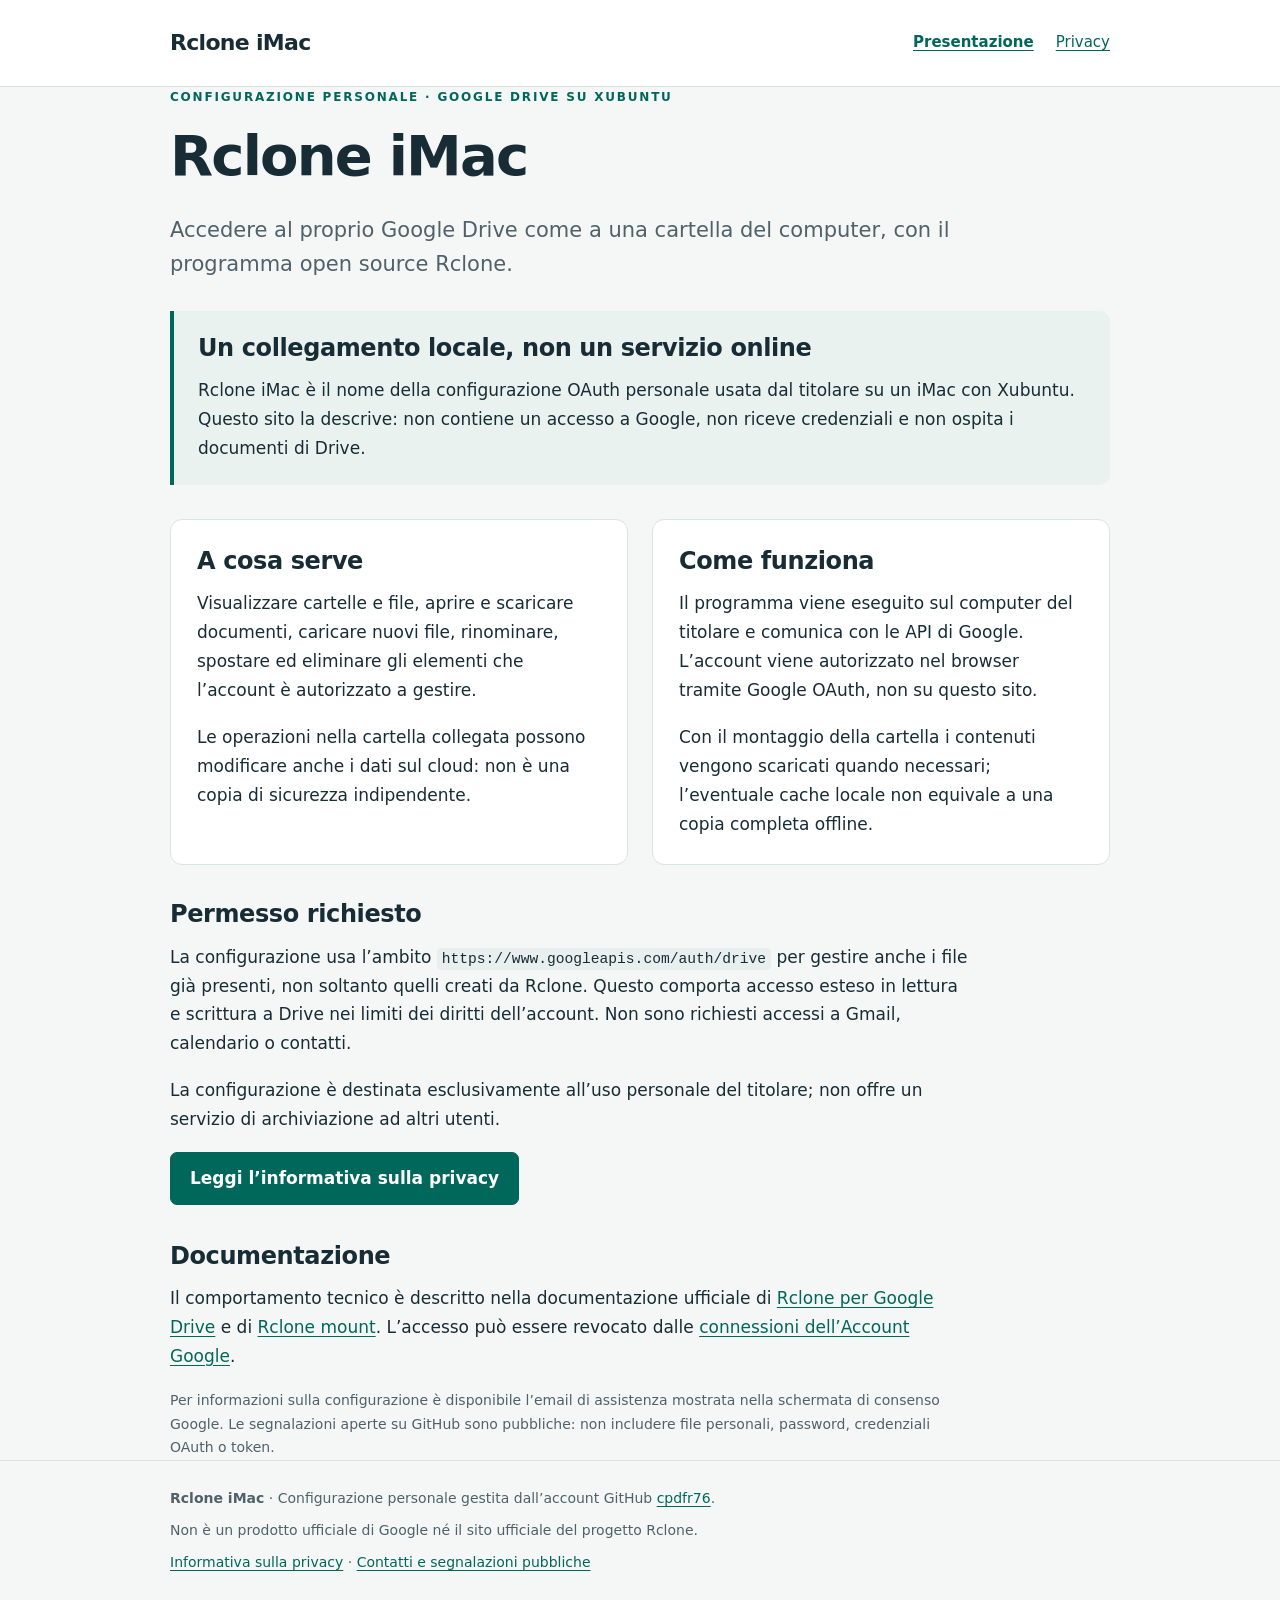
<file: index.html>
<!doctype html>
<html lang="it">
<head>
  <meta charset="utf-8">
  <meta name="viewport" content="width=device-width, initial-scale=1">
  <meta name="description" content="Presentazione della configurazione personale Rclone iMac per accedere a Google Drive dal gestore file di Xubuntu.">
  <meta name="referrer" content="strict-origin-when-cross-origin">
  <meta name="rclone-imac-site-id" content="cpdfr76-rclone-imac-info-v1">
  <title>Rclone iMac — Google Drive su Xubuntu</title>
  <link rel="stylesheet" href="style.css">
</head>
<body>
<a class="skip" href="#contenuto">Vai al contenuto</a>
<header class="site-header"><div class="wrap header-inner">
  <a class="brand" href="./">Rclone iMac</a>
  <nav aria-label="Navigazione principale">
    <a href="./" aria-current="page">Presentazione</a>
    <a href="privacy.html">Privacy</a>
  </nav>
</div></header>
<main id="contenuto" class="wrap">

<p class="eyebrow">Configurazione personale · Google Drive su Xubuntu</p>
<h1>Rclone iMac</h1>
<p class="lead">Accedere al proprio Google Drive come a una cartella del computer,
con il programma open source Rclone.</p>
<div class="callout"><h2>Un collegamento locale, non un servizio online</h2>
<p>Rclone iMac è il nome della configurazione OAuth personale usata dal titolare su un iMac
con Xubuntu. Questo sito la descrive: non contiene un accesso a Google,
non riceve credenziali e non ospita i documenti di Drive.</p></div>
<div class="grid">
<section class="card"><h2>A cosa serve</h2>
<p>Visualizzare cartelle e file, aprire e scaricare documenti, caricare nuovi file,
rinominare, spostare ed eliminare gli elementi che l’account è autorizzato a gestire.</p>
<p>Le operazioni nella cartella collegata possono modificare anche i dati sul cloud:
non è una copia di sicurezza indipendente.</p></section>
<section class="card"><h2>Come funziona</h2>
<p>Il programma viene eseguito sul computer del titolare e comunica con le API di Google.
L’account viene autorizzato nel browser tramite Google OAuth, non su questo sito.</p>
<p>Con il montaggio della cartella i contenuti vengono scaricati quando necessari;
l’eventuale cache locale non equivale a una copia completa offline.</p></section>
</div>
<section class="article"><h2>Permesso richiesto</h2>
<p>La configurazione usa l’ambito <code>https://www.googleapis.com/auth/drive</code>
per gestire anche i file già presenti, non soltanto quelli creati da Rclone.
Questo comporta accesso esteso in lettura e scrittura a Drive nei limiti dei diritti dell’account.
Non sono richiesti accessi a Gmail, calendario o contatti.</p>
<p>La configurazione è destinata esclusivamente all’uso personale del titolare;
non offre un servizio di archiviazione ad altri utenti.</p>
<p><a class="button" href="privacy.html">Leggi l’informativa sulla privacy</a></p></section>
<section class="article" style="margin-top:36px"><h2>Documentazione</h2>
<p>Il comportamento tecnico è descritto nella documentazione ufficiale di
<a href="https://rclone.org/drive/">Rclone per Google Drive</a> e di
<a href="https://rclone.org/commands/rclone_mount/">Rclone mount</a>.
L’accesso può essere revocato dalle
<a href="https://myaccount.google.com/connections">connessioni dell’Account Google</a>.</p>
<p class="small">Per informazioni sulla configurazione è disponibile l’email di assistenza
mostrata nella schermata di consenso Google. Le segnalazioni aperte su GitHub sono pubbliche:
non includere file personali, password, credenziali OAuth o token.</p></section>

</main>
<footer class="site-footer"><div class="wrap">
  <p><strong>Rclone iMac</strong> · Configurazione personale gestita dall’account GitHub
  <a href="https://github.com/cpdfr76">cpdfr76</a>.</p>
  <p>Non è un prodotto ufficiale di Google né il sito ufficiale del progetto Rclone.</p>
  <p><a href="privacy.html">Informativa sulla privacy</a> ·
  <a href="https://github.com/cpdfr76/rclone-imac/issues">Contatti e segnalazioni pubbliche</a></p>
</div></footer>
</body>
</html>
</file>
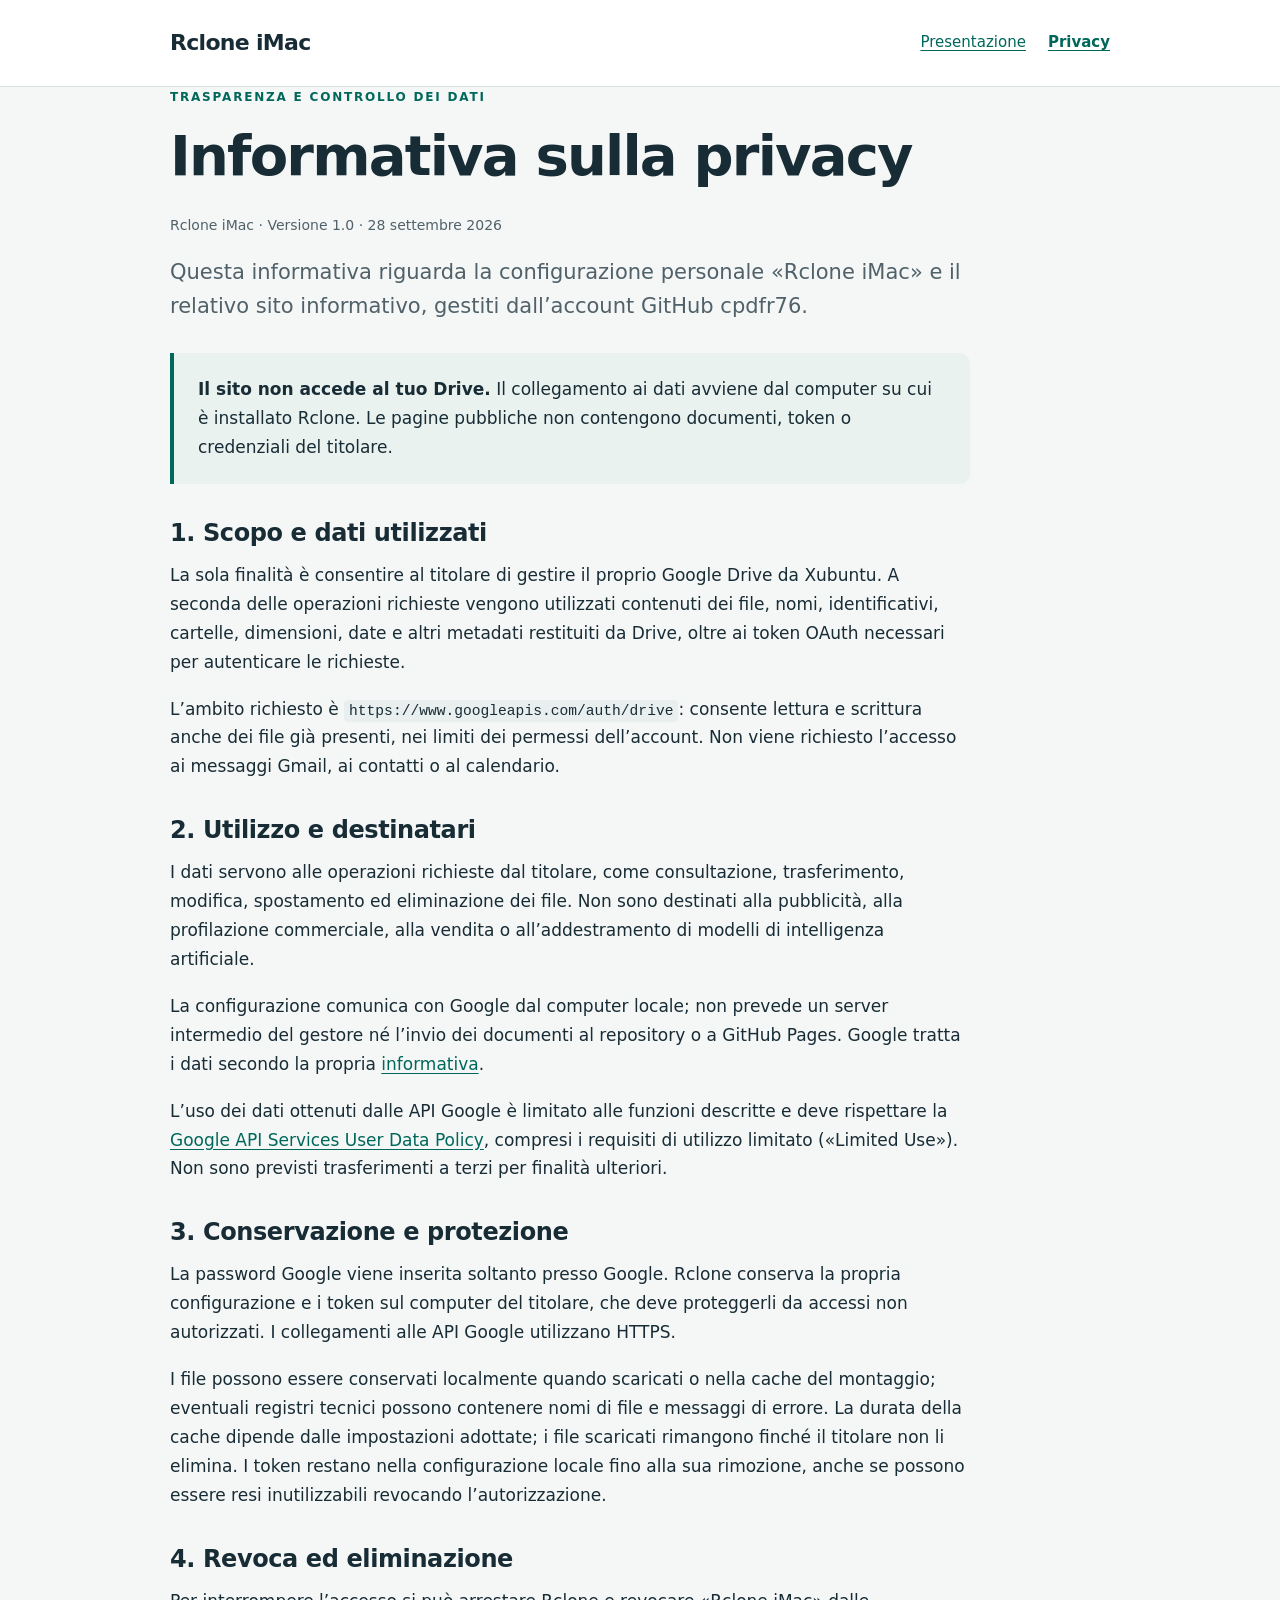
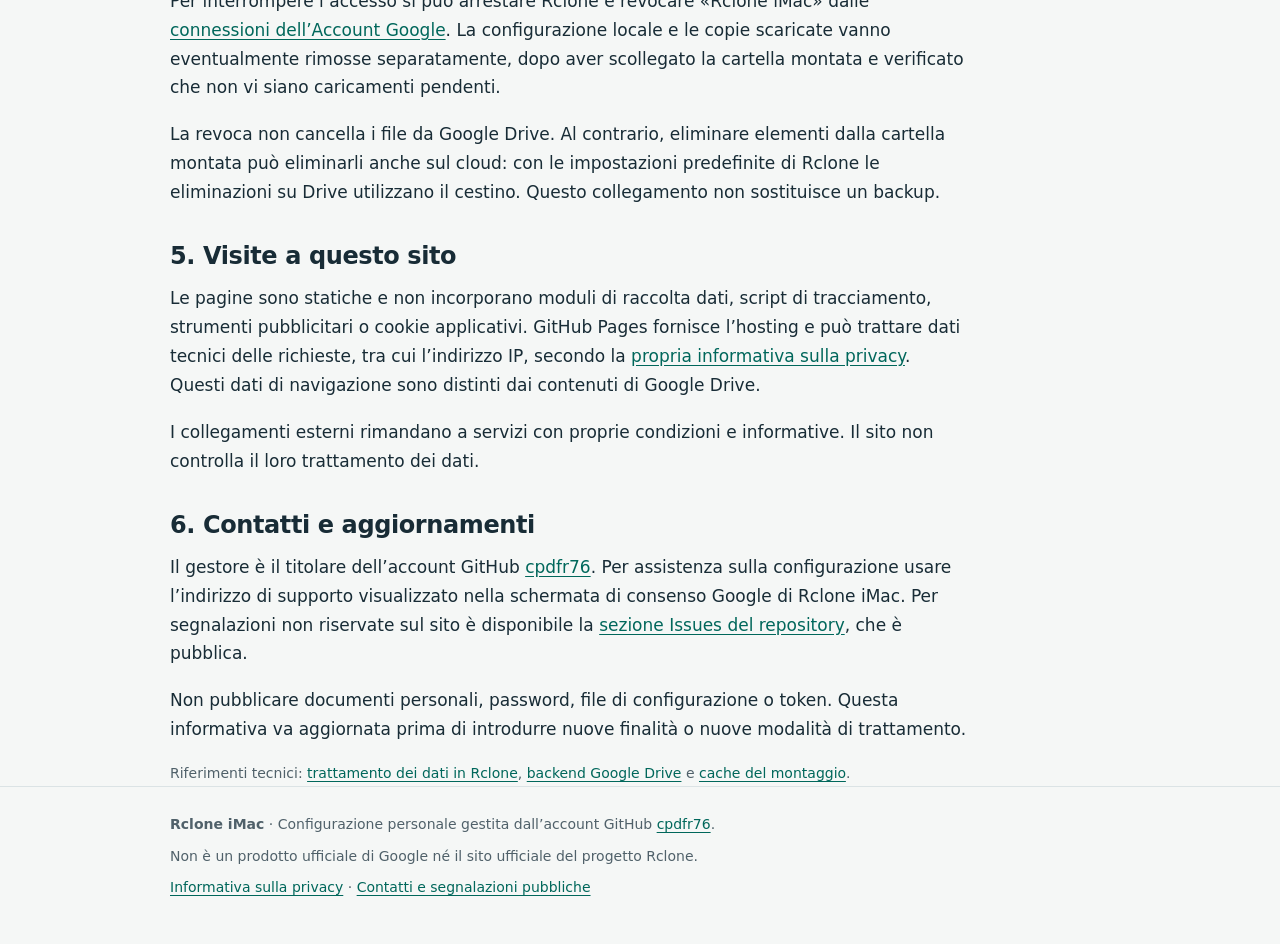
<file: privacy.html>
<!doctype html>
<html lang="it">
<head>
  <meta charset="utf-8">
  <meta name="viewport" content="width=device-width, initial-scale=1">
  <meta name="description" content="Informativa su accesso, uso, conservazione e revoca dei dati Google Drive nella configurazione personale Rclone iMac.">
  <meta name="referrer" content="strict-origin-when-cross-origin">
  <meta name="rclone-imac-site-id" content="cpdfr76-rclone-imac-info-v1">
  <title>Privacy — Rclone iMac</title>
  <link rel="stylesheet" href="style.css">
</head>
<body>
<a class="skip" href="#contenuto">Vai al contenuto</a>
<header class="site-header"><div class="wrap header-inner">
  <a class="brand" href="./">Rclone iMac</a>
  <nav aria-label="Navigazione principale">
    <a href="./">Presentazione</a>
    <a href="privacy.html" aria-current="page">Privacy</a>
  </nav>
</div></header>
<main id="contenuto" class="wrap">

<div class="article">
<p class="eyebrow">Trasparenza e controllo dei dati</p>
<h1>Informativa sulla privacy</h1>
<p class="meta">Rclone iMac · Versione 1.0 · 28 settembre 2026</p>
<p class="lead">Questa informativa riguarda la configurazione personale «Rclone iMac»
e il relativo sito informativo, gestiti dall’account GitHub cpdfr76.</p>
<div class="callout"><p><strong>Il sito non accede al tuo Drive.</strong>
Il collegamento ai dati avviene dal computer su cui è installato Rclone.
Le pagine pubbliche non contengono documenti, token o credenziali del titolare.</p></div>
<section><h2>1. Scopo e dati utilizzati</h2>
<p>La sola finalità è consentire al titolare di gestire il proprio Google Drive da Xubuntu.
A seconda delle operazioni richieste vengono utilizzati contenuti dei file,
nomi, identificativi, cartelle, dimensioni, date e altri metadati restituiti da Drive,
oltre ai token OAuth necessari per autenticare le richieste.</p>
<p>L’ambito richiesto è <code>https://www.googleapis.com/auth/drive</code>:
consente lettura e scrittura anche dei file già presenti, nei limiti dei permessi dell’account.
Non viene richiesto l’accesso ai messaggi Gmail, ai contatti o al calendario.</p></section>
<section><h2>2. Utilizzo e destinatari</h2>
<p>I dati servono alle operazioni richieste dal titolare, come consultazione,
trasferimento, modifica, spostamento ed eliminazione dei file. Non sono destinati
alla pubblicità, alla profilazione commerciale, alla vendita o all’addestramento di modelli di intelligenza artificiale.</p>
<p>La configurazione comunica con Google dal computer locale; non prevede un server
intermedio del gestore né l’invio dei documenti al repository o a GitHub Pages.
Google tratta i dati secondo la propria <a href="https://policies.google.com/privacy">informativa</a>.</p>
<p>L’uso dei dati ottenuti dalle API Google è limitato alle funzioni descritte e deve rispettare
la <a href="https://developers.google.com/terms/api-services-user-data-policy">Google API Services User Data Policy</a>,
compresi i requisiti di utilizzo limitato («Limited Use»). Non sono previsti trasferimenti a terzi per finalità ulteriori.</p></section>
<section><h2>3. Conservazione e protezione</h2>
<p>La password Google viene inserita soltanto presso Google. Rclone conserva la propria
configurazione e i token sul computer del titolare, che deve proteggerli da accessi non autorizzati.
I collegamenti alle API Google utilizzano HTTPS.</p>
<p>I file possono essere conservati localmente quando scaricati o nella cache del montaggio;
eventuali registri tecnici possono contenere nomi di file e messaggi di errore.
La durata della cache dipende dalle impostazioni adottate; i file scaricati rimangono
finché il titolare non li elimina. I token restano nella configurazione locale fino alla sua rimozione,
anche se possono essere resi inutilizzabili revocando l’autorizzazione.</p></section>
<section><h2>4. Revoca ed eliminazione</h2>
<p>Per interrompere l’accesso si può arrestare Rclone e revocare «Rclone iMac» dalle
<a href="https://myaccount.google.com/connections">connessioni dell’Account Google</a>.
La configurazione locale e le copie scaricate vanno eventualmente rimosse separatamente,
dopo aver scollegato la cartella montata e verificato che non vi siano caricamenti pendenti.</p>
<p>La revoca non cancella i file da Google Drive. Al contrario, eliminare elementi dalla
cartella montata può eliminarli anche sul cloud: con le impostazioni predefinite di Rclone
le eliminazioni su Drive utilizzano il cestino. Questo collegamento non sostituisce un backup.</p></section>
<section><h2>5. Visite a questo sito</h2>
<p>Le pagine sono statiche e non incorporano moduli di raccolta dati, script di tracciamento,
strumenti pubblicitari o cookie applicativi. GitHub Pages fornisce l’hosting e può trattare
dati tecnici delle richieste, tra cui l’indirizzo IP, secondo la
<a href="https://docs.github.com/en/site-policy/privacy-policies/github-general-privacy-statement">propria informativa sulla privacy</a>.
Questi dati di navigazione sono distinti dai contenuti di Google Drive.</p>
<p>I collegamenti esterni rimandano a servizi con proprie condizioni e informative.
Il sito non controlla il loro trattamento dei dati.</p></section>
<section><h2>6. Contatti e aggiornamenti</h2>
<p>Il gestore è il titolare dell’account GitHub <a href="https://github.com/cpdfr76">cpdfr76</a>.
Per assistenza sulla configurazione usare l’indirizzo di supporto visualizzato nella schermata
di consenso Google di Rclone iMac. Per segnalazioni non riservate sul sito è disponibile la
<a href="https://github.com/cpdfr76/rclone-imac/issues">sezione Issues del repository</a>, che è pubblica.</p>
<p>Non pubblicare documenti personali, password, file di configurazione o token.
Questa informativa va aggiornata prima di introdurre nuove finalità o nuove modalità di trattamento.</p>
<p class="small">Riferimenti tecnici:
<a href="https://rclone.org/privacy/#user-data-collection-and-storage">trattamento dei dati in Rclone</a>,
<a href="https://rclone.org/drive/">backend Google Drive</a> e
<a href="https://rclone.org/commands/rclone_mount/">cache del montaggio</a>.</p></section>
</div>

</main>
<footer class="site-footer"><div class="wrap">
  <p><strong>Rclone iMac</strong> · Configurazione personale gestita dall’account GitHub
  <a href="https://github.com/cpdfr76">cpdfr76</a>.</p>
  <p>Non è un prodotto ufficiale di Google né il sito ufficiale del progetto Rclone.</p>
  <p><a href="privacy.html">Informativa sulla privacy</a> ·
  <a href="https://github.com/cpdfr76/rclone-imac/issues">Contatti e segnalazioni pubbliche</a></p>
</div></footer>
</body>
</html>
</file>
<file: style.css>
/* Stili locali: nessuna libreria, immagine o fonte esterna. */
:root{color-scheme:light;--ink:#182c36;--muted:#50616a;--line:#dbe3e5;--accent:#00675b;--bg:#f5f7f6;--paper:#fff}
*{box-sizing:border-box}body{margin:0;background:var(--bg);color:var(--ink);font:17px/1.7 system-ui,-apple-system,BlinkMacSystemFont,"Segoe UI",sans-serif}
a{color:var(--accent);text-underline-offset:.2em}a:hover{text-decoration-thickness:2px}a:focus-visible{outline:3px solid #bf7c0b;outline-offset:5px}
.wrap{max-width:1000px;margin:auto;padding:0 30px}.site-header{background:var(--paper);border-bottom:1px solid var(--line)}.header-inner{display:flex;align-items:center;justify-content:space-between;gap:22px;min-height:86px}.brand{font-size:22px;letter-spacing:-.7px;font-weight:750;text-decoration:none;color:var(--ink)}nav{display:flex;gap:22px;flex-wrap:wrap;font-size:15px}nav a[aria-current=page]{font-weight:750}
main{padding-top:62px;padding-bottom:60px}.eyebrow{font-size:12px;letter-spacing:.15em;text-transform:uppercase;color:var(--accent);font-weight:800;margin:0 0 18px}h1{font-size:clamp(34px,5vw,56px);line-height:1.12;letter-spacing:-1.8px;margin:0 0 26px;max-width:860px}h2{font-size:24px;line-height:1.3;letter-spacing:-.4px;margin:0 0 12px}h3{font-size:19px;line-height:1.35;margin:0 0 8px}p{margin:0 0 18px}.lead{font-size:21px;line-height:1.6;max-width:800px;color:var(--muted)}.callout{border-left:4px solid var(--accent);background:#eaf2ef;padding:22px 24px;margin:30px 0;border-radius:0 10px 10px 0}.callout p:last-child,section p:last-child{margin-bottom:0}.grid{display:grid;grid-template-columns:1fr 1fr;gap:24px;margin:34px 0}.card{padding:26px;background:var(--paper);border:1px solid var(--line);border-radius:12px}.article{max-width:800px}.article section{margin-top:34px}.meta,.small{font-size:14px;color:var(--muted)}code{font-size:.86em;overflow-wrap:anywhere;background:#e9eeef;padding:3px 5px;border-radius:4px}.button{display:inline-block;padding:11px 19px;border:1px solid var(--accent);border-radius:7px;background:var(--accent);color:#fff;font-weight:650;text-decoration:none}.links{padding-left:21px}.links li{margin:7px 0}.site-footer{border-top:1px solid var(--line);padding:26px 0 36px;color:var(--muted);font-size:14px}.site-footer p{margin:0 0 8px}.skip{position:absolute;left:-10000px;top:10px}.skip:focus{left:12px;background:#fff;z-index:3;padding:8px}
@media(max-width:640px){.wrap{padding:0 20px}.header-inner{align-items:flex-start;flex-direction:column;padding-top:20px;padding-bottom:20px;gap:10px}main{padding-top:40px}.grid{grid-template-columns:1fr}.lead{font-size:19px}.card{padding:22px}h1{letter-spacing:-1px}.callout{padding:18px}nav{gap:18px}}
@media print{body{background:#fff;font-size:11pt}nav,.button,.skip{display:none}.wrap{max-width:none;padding:0}.site-header{border:0}main{padding:15px 0}.grid{display:block}.card{break-inside:avoid;margin:14px 0}h1{font-size:28pt}.site-footer{margin-top:20px}}
</file>
